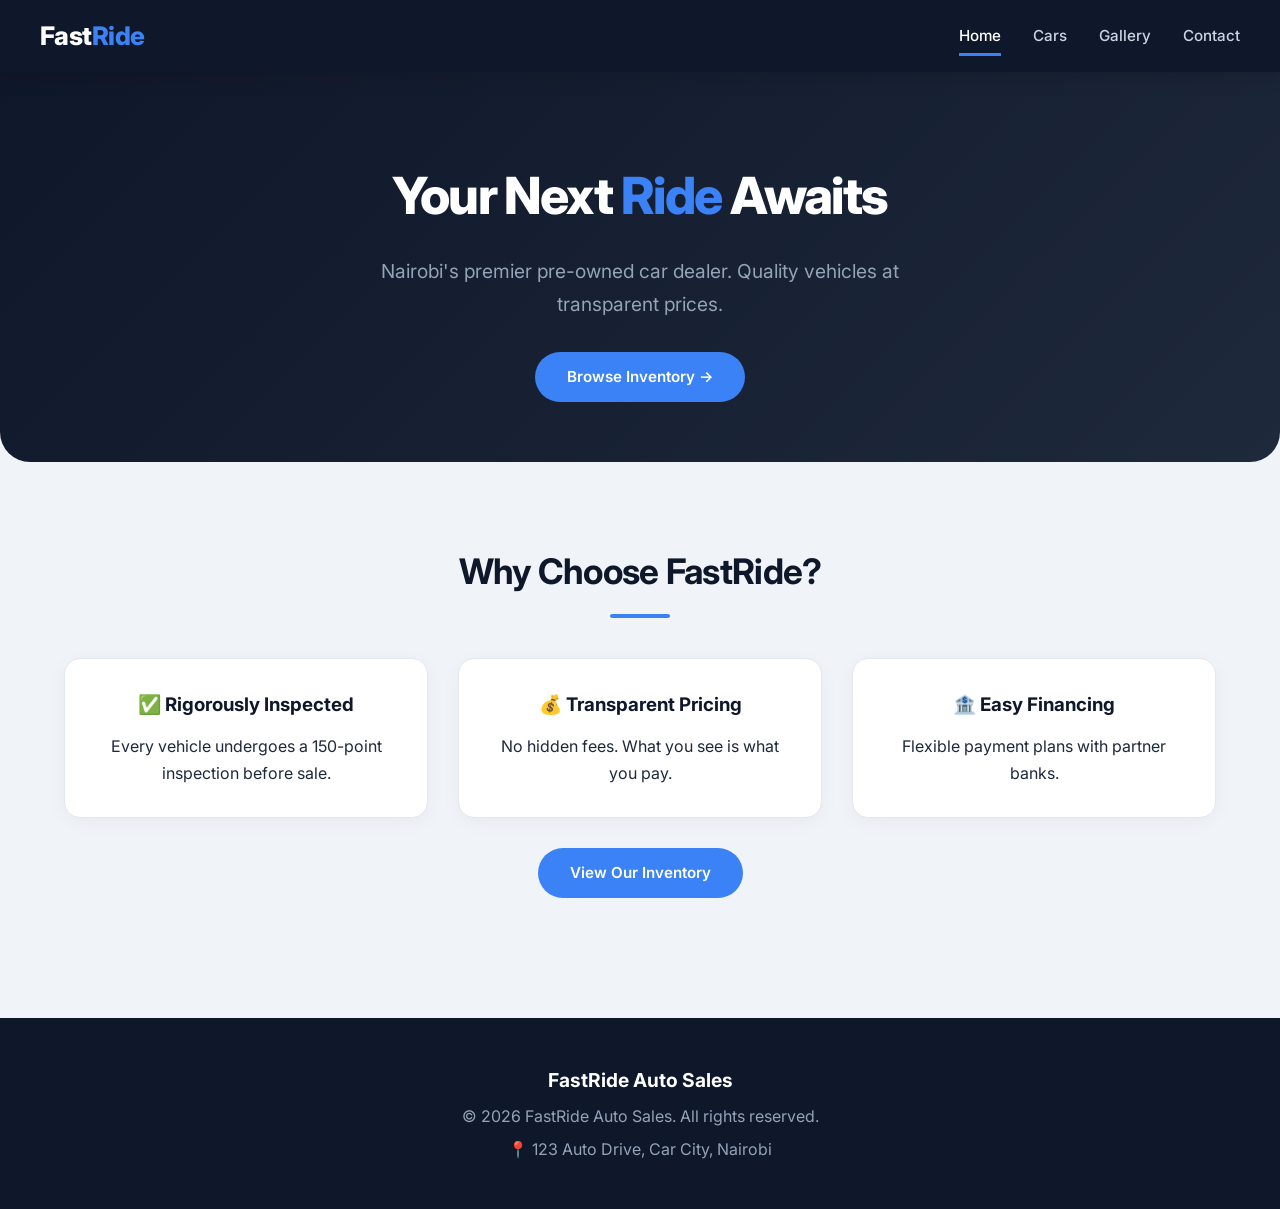
<file: Index.html>
<!DOCTYPE html>
<html lang="en">
<head>
    <meta charset="UTF-8" />
    <meta name="viewport" content="width=device-width, initial-scale=1.0" />
    <title>FastRide Auto Sales - Home</title>
    <link rel="stylesheet" href="carsite.css" />
</head>
<body>
    <!-- Navigation -->
    <nav class="navbar">
        <div class="nav-container">
            <a href="index.html" class="nav-brand">Fast<span>Ride</span></a>
            <ul class="nav-menu">
                <li><a href="index.html" class="nav-link active">Home</a></li>
                <li><a href="cars.html" class="nav-link">Cars</a></li>
                <li><a href="gallery.html" class="nav-link">Gallery</a></li>
                <li><a href="contact.html" class="nav-link">Contact</a></li>
            </ul>
        </div>
    </nav>

    <!-- Hero -->
    <section class="hero">
        <div class="container">
            <h1>Your Next <span>Ride</span> Awaits</h1>
            <p>Nairobi's premier pre-owned car dealer. Quality vehicles at transparent prices.</p>
            <a href="cars.html" class="btn btn-primary">Browse Inventory →</a>
        </div>
    </section>

    <!-- Main Content -->
    <main class="container">
        <section class="section">
            <h2 class="section-title">Why Choose FastRide?</h2>
            <div class="info-grid">
                <div class="info-card">
                    <h3>✅ Rigorously Inspected</h3>
                    <p>Every vehicle undergoes a 150-point inspection before sale.</p>
                </div>
                <div class="info-card">
                    <h3>💰 Transparent Pricing</h3>
                    <p>No hidden fees. What you see is what you pay.</p>
                </div>
                <div class="info-card">
                    <h3>🏦 Easy Financing</h3>
                    <p>Flexible payment plans with partner banks.</p>
                </div>
            </div>
            <div class="cta-row">
                <a href="cars.html" class="btn btn-primary">View Our Inventory</a>
            </div>
        </section>
    </main>

    <!-- Footer -->
    <footer class="footer">
        <div class="footer-content">
            <p class="brand">FastRide Auto Sales</p>
            <p>&copy; 2026 FastRide Auto Sales. All rights reserved.</p>
            <p>📍 123 Auto Drive, Car City, Nairobi</p>
        </div>
    </footer>
</body>
</html>
</file>
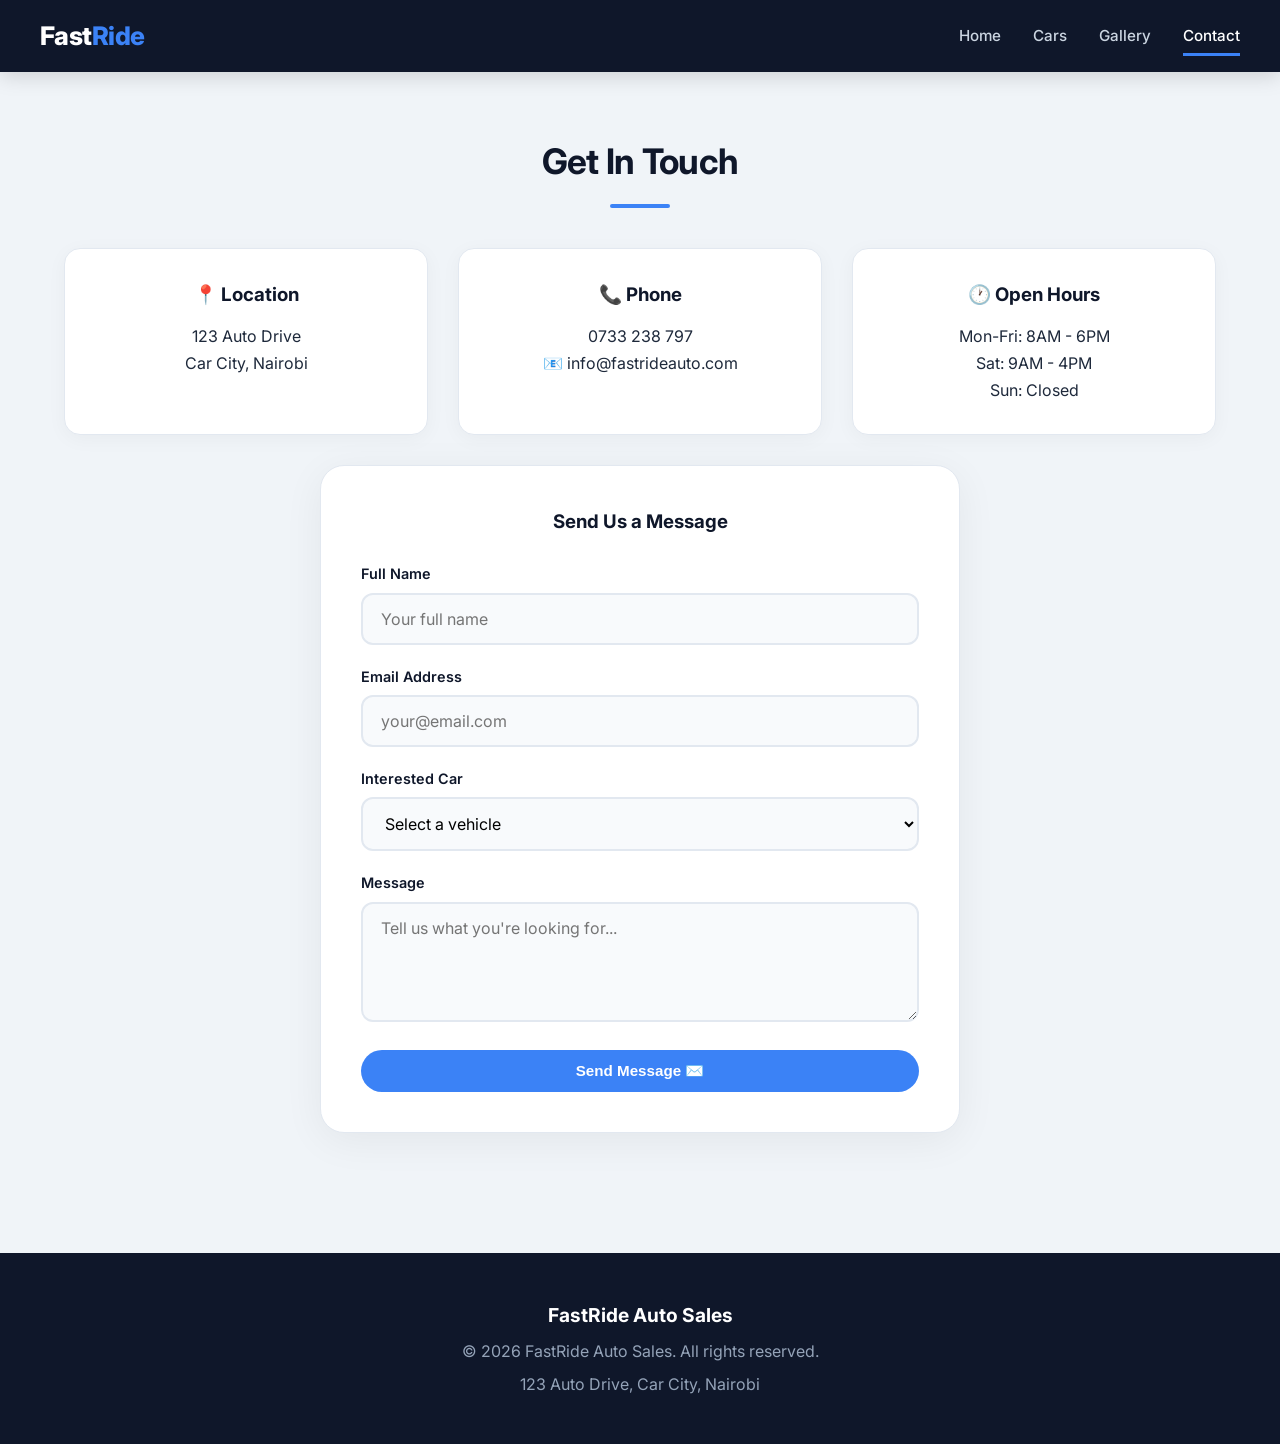
<file: Contact.html>
<!DOCTYPE html>
<html lang="en">
<head>
    <meta charset="UTF-8" />
    <meta name="viewport" content="width=device-width, initial-scale=1.0" />
    <title>Contact Us - FastRide</title>
    <link rel="stylesheet" href="carsite.css" />
</head>
<body>
    <!-- Navigation -->
    <nav class="navbar">
        <div class="nav-container">
            <a href="index.html" class="nav-brand">Fast<span>Ride</span></a>
            <ul class="nav-menu">
                <li><a href="index.html" class="nav-link">Home</a></li>
                <li><a href="cars.html" class="nav-link">Cars</a></li>
                <li><a href="gallery.html" class="nav-link">Gallery</a></li>
                <li><a href="contact.html" class="nav-link active">Contact</a></li>
            </ul>
        </div>
    </nav>

    <!-- Contact Content -->
    <main class="container">
        <section class="section">
            <h2 class="section-title">Get In Touch</h2>
            
            <div class="info-grid">
                <div class="info-card">
                    <h3>📍 Location</h3>
                    <p>123 Auto Drive</p>
                    <p>Car City, Nairobi</p>
                </div>
                <div class="info-card">
                    <h3>📞 Phone</h3>
                    <p>0733 238 797</p>
                    <p>📧 info@fastrideauto.com</p>
                </div>
                <div class="info-card">
                    <h3>🕐 Open Hours</h3>
                    <p>Mon-Fri: 8AM - 6PM</p>
                    <p>Sat: 9AM - 4PM</p>
                    <p>Sun: Closed</p>
                </div>
            </div>

            <!-- Styled Form -->
            <form class="styled-form">
                <h3 class="form-title">Send Us a Message</h3>
                
                <div class="form-group">
                    <label for="name">Full Name</label>
                    <input type="text" id="name" name="name" placeholder="Your full name" required />
                </div>
                
                <div class="form-group">
                    <label for="email">Email Address</label>
                    <input type="email" id="email" name="email" placeholder="your@email.com" required />
                </div>
                
                <div class="form-group">
                    <label for="interest">Interested Car</label>
                    <select id="interest" name="interest">
                        <option value="">Select a vehicle</option>
                        <option value="lc300">LC-300 Land Cruiser</option>
                        <option value="mustang">Ford Mustang</option>
                        <option value="mercedes">Mercedes</option>
                        <option value="succeed">Toyota Succeed</option>
                        <option value="other">Other / Not sure</option>
                    </select>
                </div>

                <div class="form-group">
                    <label for="message">Message</label>
                    <textarea id="message" name="message" rows="4" placeholder="Tell us what you're looking for..."></textarea>
                </div>
                
                <button type="submit" class="btn btn-primary btn-block">Send Message ✉️</button>
            </form>
        </section>
    </main>

    <!-- Footer -->
    <footer class="footer">
        <div class="footer-content">
            <p class="brand">FastRide Auto Sales</p>
            <p>&copy; 2026 FastRide Auto Sales. All rights reserved.</p>
            <p> 123 Auto Drive, Car City, Nairobi</p>
        </div>
    </footer>
</body>
</html>
</file>
<file: carsite.css>
/* --- 1. Google Fonts & Global Reset --- */
@import url('https://fonts.googleapis.com/css2?family=Inter:wght@300;400;500;600;700;800&display=swap');

* {
    margin: 0;
    padding: 0;
    box-sizing: border-box;
}

body {
    font-family: 'Inter', sans-serif;
    background: #f0f4f8;
    color: #1e293b;
    line-height: 1.7;
}

/* --- 2. Container & Layout --- */
.container {
    max-width: 1200px;
    margin: 0 auto;
    padding: 0 24px;
}

.section {
    padding: 60px 0;
}

.section-title {
    font-size: 2.2rem;
    text-align: center;
    margin-bottom: 40px;
    color: #0f172a;
    font-weight: 700;
    letter-spacing: -0.02em;
}

.section-title::after {
    content: '';
    display: block;
    width: 60px;
    height: 4px;
    background: #3b82f6;
    margin: 12px auto 0;
    border-radius: 2px;
}

.cta-row {
    text-align: center;
    margin-top: 30px;
}

/* --- 3. Navigation Bar (Flexbox) --- */
.navbar {
    background: #0f172a;
    padding: 0 24px;
    position: sticky;
    top: 0;
    z-index: 1000;
    box-shadow: 0 4px 20px rgba(0, 0, 0, 0.15);
}

.nav-container {
    max-width: 1200px;
    margin: 0 auto;
    display: flex;
    justify-content: space-between;
    align-items: center;
    height: 72px;
}

.nav-brand {
    color: white;
    font-size: 1.6rem;
    font-weight: 800;
    text-decoration: none;
    letter-spacing: -0.02em;
}

.nav-brand span {
    color: #3b82f6;
}

.nav-menu {
    display: flex;
    list-style: none;
    gap: 32px;
    align-items: center;
}

.nav-link {
    color: #cbd5e1;
    text-decoration: none;
    font-weight: 500;
    font-size: 0.95rem;
    padding: 8px 0;
    border-bottom: 3px solid transparent;
    transition: all 0.3s ease;
}

.nav-link:hover,
.nav-link.active {
    color: white;
    border-bottom-color: #3b82f6;
}

/* --- 4. Buttons --- */
.btn {
    display: inline-block;
    padding: 12px 32px;
    border-radius: 50px;
    text-decoration: none;
    font-weight: 600;
    font-size: 0.95rem;
    border: none;
    cursor: pointer;
    transition: all 0.3s ease;
}

.btn:hover {
    transform: translateY(-3px);
    box-shadow: 0 12px 24px rgba(0, 0, 0, 0.15);
}

.btn-primary {
    background: #3b82f6;
    color: white;
}

.btn-primary:hover {
    background: #2563eb;
}

.btn-block {
    display: block;
    width: 100%;
    text-align: center;
}

/* --- 5. Hero Section (Home Page) --- */
.hero {
    text-align: center;
    padding: 80px 20px 60px;
    background: linear-gradient(135deg, #0f172a 0%, #1e293b 100%);
    color: white;
    border-radius: 0 0 30px 30px;
    margin-bottom: 20px;
}

.hero h1 {
    font-size: 3.2rem;
    font-weight: 800;
    letter-spacing: -0.03em;
    margin-bottom: 16px;
}

.hero h1 span {
    color: #3b82f6;
}

.hero p {
    font-size: 1.2rem;
    color: #94a3b8;
    max-width: 600px;
    margin: 0 auto 32px;
}

/* --- 6. Inventory Cards --- */
.inventory-grid {
    display: grid;
    grid-template-columns: repeat(auto-fit, minmax(260px, 1fr));
    gap: 30px;
    padding: 10px 0;
}

.inventory-card {
    background: white;
    border-radius: 20px;
    overflow: hidden;
    border: 1px solid #e2e8f0;
    box-shadow: 0 6px 24px rgba(0, 0, 0, 0.06);
    transition: transform 0.25s ease, box-shadow 0.25s ease;
}

.inventory-card:hover {
    transform: translateY(-6px);
    box-shadow: 0 14px 30px rgba(0, 0, 0, 0.1);
}

.inventory-card img {
    width: 100%;
    height: 220px;
    object-fit: cover;
}

.inventory-card-body {
    padding: 22px;
}

.inventory-card-body h3 {
    color: #0f172a;
    margin-bottom: 8px;
}

.inventory-card-body p {
    color: #334155;
}

.inventory-specs {
    list-style: none;
    margin: 14px 0;
    padding: 0;
}

.inventory-specs li {
    font-size: 0.95rem;
    color: #475569;
    padding: 3px 0;
}

.inventory-specs li strong {
    color: #0f172a;
}

.inventory-price {
    font-size: 1.5rem;
    color: #2563eb;
    font-weight: 700;
    margin-bottom: 14px;
}

/* --- 7. Gallery (Flip Cards) --- */
.gallery-grid {

    display: grid;
    grid-template-columns: repeat(auto-fit, minmax(280px, 1fr));
    gap: 30px;
    padding: 20px 0;
}

.flip-card {
    background: transparent;
    width: 100%;
    height: 390px;
    perspective: 1000px;
}

.flip-card-inner {
    position: relative;
    width: 100%;
    height: 100%;
    transition: transform 0.7s cubic-bezier(0.23, 1, 0.32, 1);
    transform-style: preserve-3d;
}

.flip-card:hover .flip-card-inner {
    transform: rotateY(180deg);
}

.flip-card-front,
.flip-card-back {
    position: absolute;
    width: 100%;
    height: 100%;
    backface-visibility: hidden;
    border-radius: 20px;
    display: flex;
    flex-direction: column;
    justify-content: center;
    align-items: center;
    padding: 24px;
    text-align: center;
    box-shadow: 0 8px 30px rgba(0, 0, 0, 0.08);
}

.flip-card-front {
    background: white;
    border: 1px solid #e2e8f0;
}

.flip-card-front img {
    width: 270px;
    height: 270px;
    border-radius: 26px;
    object-fit: cover;
    margin-bottom: 16px;
    border: 6px solid #e2e8f0;
    transition: transform 0.6s ease, box-shadow 0.6s ease;
}

.flip-card:hover .flip-card-front img {
    transform: scale(1.06);
    box-shadow: 0 18px 40px rgba(59, 130, 246, 0.25);
}



.flip-card-front h3 {
    color: #0f172a;
}


.flip-card-front p {
    color: #94a3b8;
    font-size: 0.9rem;
}

.flip-card-back {
    background: linear-gradient(135deg, #0f172a, #1e293b);
    color: white;
    transform: rotateY(180deg);
}

.flip-card-back h3 {
    color: #f1f5f9;
    margin-bottom: 12px;
}

.flip-card-back .caption {
    margin-top: 12px;
    font-size: 0.85rem;
    background: rgba(59, 130, 246, 0.2);
    padding: 6px 18px;
    border-radius: 30px;
    border: 1px solid rgba(59, 130, 246, 0.3);
}

/* --- 8. Form Styling --- */
.styled-form {
    max-width: 640px;
    margin: 0 auto;
    background: white;
    padding: 40px;
    border-radius: 24px;
    box-shadow: 0 8px 40px rgba(0, 0, 0, 0.06);
    border: 1px solid #e2e8f0;
}

.form-title {
    text-align: center;
    margin-bottom: 24px;
    color: #0f172a;
}

.form-group {
    margin-bottom: 20px;
}

.form-group label {
    display: block;
    margin-bottom: 6px;
    font-weight: 600;
    font-size: 0.9rem;
    color: #0f172a;
}

.form-group input,
.form-group select,
.form-group textarea {
    width: 100%;
    padding: 14px 18px;
    border: 2px solid #e2e8f0;
    border-radius: 12px;
    font-size: 1rem;
    font-family: 'Inter', sans-serif;
    transition: all 0.3s ease;
    background: #f8fafc;
}

.form-group input:focus,
.form-group select:focus,
.form-group textarea:focus {
    outline: none;
    border-color: #3b82f6;
    box-shadow: 0 0 0 4px rgba(59, 130, 246, 0.1);
    background: white;
}

.form-group textarea {
    resize: vertical;
    min-height: 120px;
}

/* --- 9. Location & Hours Table --- */
.info-grid {
    display: grid;
    grid-template-columns: repeat(auto-fit, minmax(280px, 1fr));
    gap: 30px;
    margin: 30px 0;
}

.info-card {
    background: white;
    padding: 30px;
    border-radius: 16px;
    box-shadow: 0 4px 20px rgba(0, 0, 0, 0.04);
    border: 1px solid #e2e8f0;
    text-align: center;
}

.info-card h3 {
    color: #0f172a;
    margin-bottom: 12px;
}

.hours-table {
    width: 100%;
    border-collapse: collapse;
    border-radius: 12px;
    overflow: hidden;
    box-shadow: 0 4px 20px rgba(0, 0, 0, 0.04);
}

.hours-table th {
    background: #0f172a;
    color: white;
    padding: 14px 20px;
    text-align: left;
}

.hours-table td {
    padding: 12px 20px;
    border-bottom: 1px solid #e2e8f0;
}

.hours-table tr:nth-child(even) {
    background: #f8fafc;
}

.hours-table tr:hover {
    background: #eef2ff;
}

/* --- 10. Footer --- */
.footer {
    background: #0f172a;
    color: #94a3b8;
    text-align: center;
    padding: 40px 20px;
    margin-top: 60px;
}

.footer-content p {
    margin: 6px 0;
}

.footer-content .brand {
    color: white;
    font-weight: 700;
    font-size: 1.2rem;
}

/* --- 11. Responsive Design --- */
@media (max-width: 768px) {
    .nav-container {
        flex-direction: column;
        height: auto;
        padding: 16px 0;
    }

    .nav-menu {
        gap: 20px;
        flex-wrap: wrap;
        justify-content: center;
        padding-top: 10px;
    }

    .hero h1 {
        font-size: 2.2rem;
    }

    .hero {
        padding: 50px 20px 40px;
    }

    .section {
        padding: 40px 0;
    }

    .styled-form {
        padding: 24px;
    }

    .inventory-grid {
        grid-template-columns: 1fr;
        max-width: 420px;
        margin: 0 auto;
    }

    .gallery-grid {
        grid-template-columns: 1fr;
        max-width: 400px;
        margin: 0 auto;
    }

    .flip-card {
        height: 340px;
    }

    .flip-card-front img {
        width: 220px;
        height: 220px;
    }

    .info-grid {
        grid-template-columns: 1fr;
    }
}

@media (max-width: 480px) {
    .nav-menu {
        gap: 12px;
    }

    .nav-link {
        font-size: 0.8rem;
    }

    .hero h1 {
        font-size: 1.8rem;
    }

    .btn {
        padding: 10px 24px;
        font-size: 0.85rem;
    }
}
</file>
